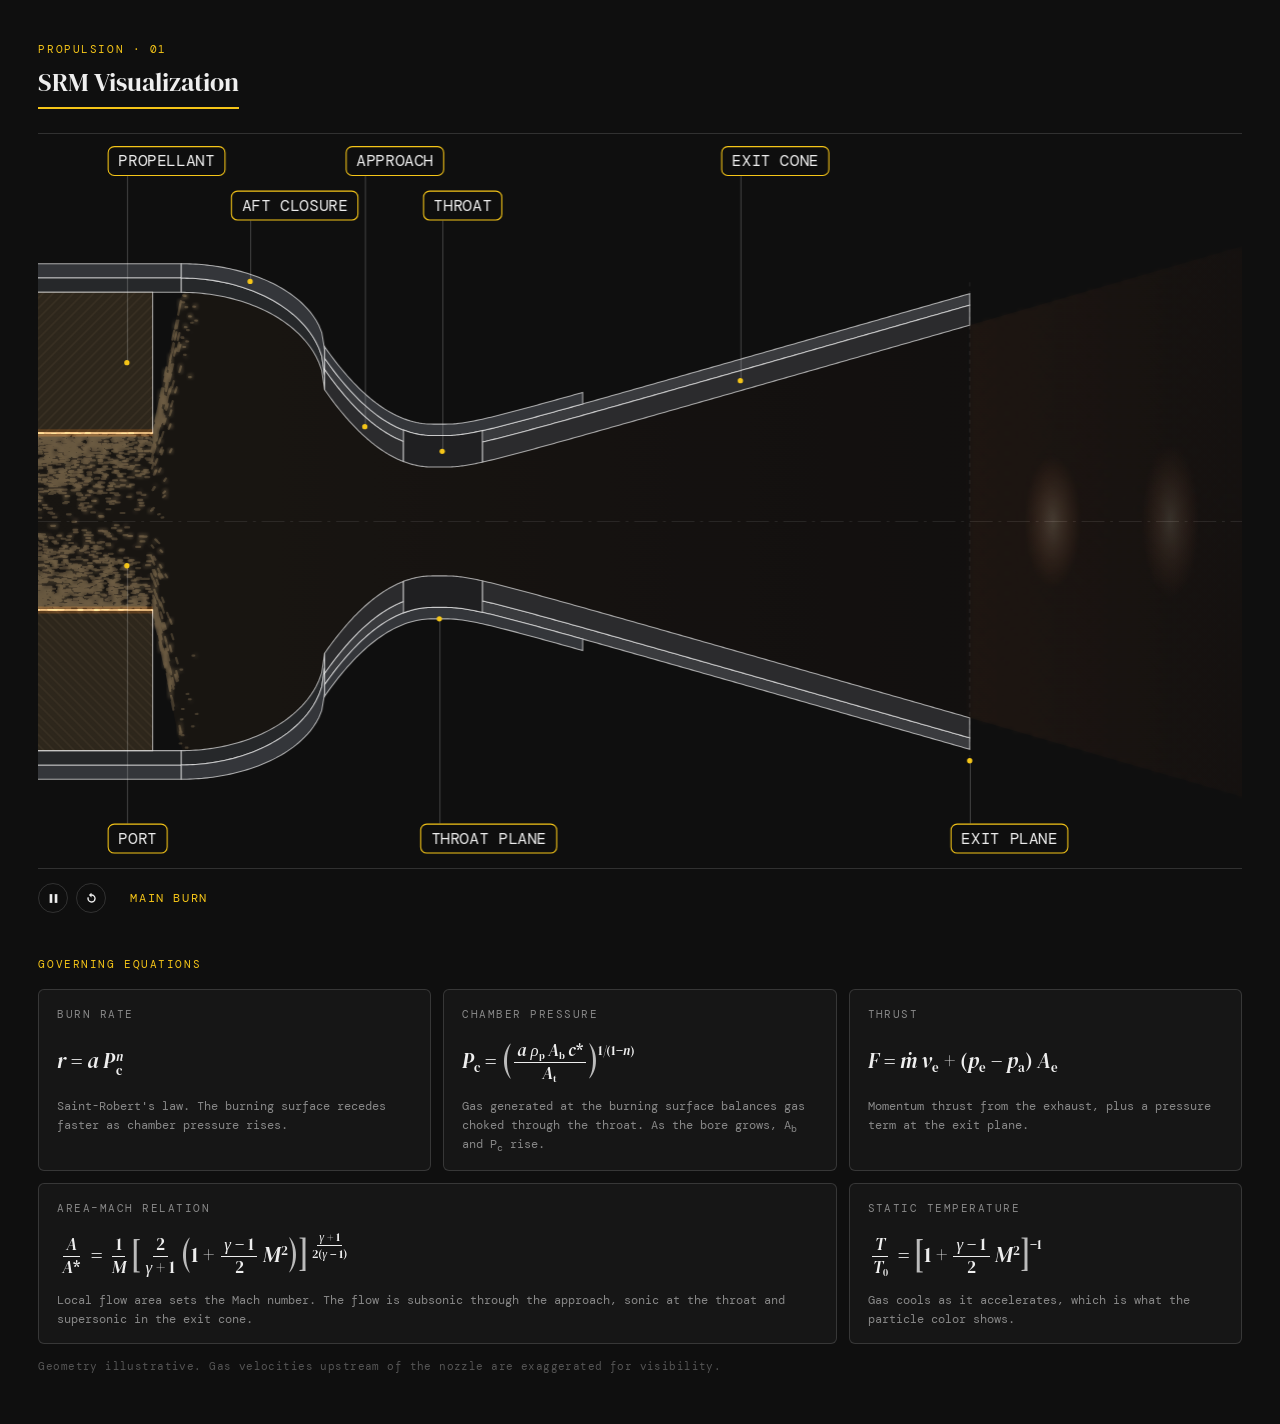
<file: static/viz/srm-section/index.html>
<!DOCTYPE html>
<html lang="en">
<head>
<meta charset="utf-8">
<meta name="viewport" content="width=device-width,initial-scale=1">
<title>SRM Visualization</title>
<script>(function(){var h=location.hostname,d=document.documentElement;if(/(^|\.)alecohanesian\.com$/.test(h)||h==='localhost'||h==='127.0.0.1'){d.classList.add('onsite');var t=null;try{t=localStorage.getItem('theme')}catch(e){}if(t!=='dark')d.setAttribute('data-theme','light');}if(location.hash==='#embed')d.classList.add('embed');})();</script>
<link rel="preconnect" href="https://fonts.googleapis.com">
<link href="https://fonts.googleapis.com/css2?family=DM+Serif+Display:ital@0;1&family=DM+Mono:wght@400;500&display=swap" rel="stylesheet">
<style>
:root{--br:#bbb;--bg:#0f0f0f;--bg-alt:#161616;--border:rgba(255,255,255,0.08);--border-mid:rgba(255,255,255,0.14);--text:#eeeeee;--muted:#888;--dim:#555;--yellow:#F5C518;--serif:'DM Serif Display',Georgia,serif;--mono:'DM Mono',monospace}
*{box-sizing:border-box;margin:0;padding:0}
body{background:var(--bg);color:var(--text);font-family:var(--mono);font-size:15px;line-height:1.7;padding:40px 3% 48px;-webkit-font-smoothing:antialiased}
.wrap{max-width:1600px;margin:0 auto}
.eyebrow{font-size:.7rem;text-transform:uppercase;letter-spacing:.14em;color:var(--yellow);margin-bottom:.5rem}
h1{font-family:var(--serif);font-weight:400;font-size:1.6rem;line-height:1.2;padding-bottom:.6rem;border-bottom:2px solid var(--yellow);display:inline-block;margin-bottom:1.5rem}
.stage{position:relative;max-width:1300px;border-top:.5px solid var(--border-mid);border-bottom:.5px solid var(--border-mid)}
canvas#c{display:block;width:100%}
.bar{display:flex;align-items:center;gap:24px;padding:14px 0;font-size:.72rem;color:var(--muted);letter-spacing:.08em;flex-wrap:wrap}
.btn{background:none;border:.5px solid var(--border-mid);color:var(--text);width:30px;height:30px;border-radius:50%;cursor:pointer;display:grid;place-items:center;transition:border-color .15s,color .15s}
.btn:hover{border-color:var(--yellow);color:var(--yellow)}
.btn svg{width:11px;height:11px;fill:currentColor}
.ctrls{display:flex;gap:8px}
#phase{color:var(--yellow);text-transform:uppercase;letter-spacing:.14em;min-width:140px}
:root[data-theme="light"]{--bg:#ffffff;--bg-alt:#f8f8f7;--border:rgba(0,0,0,0.08);--border-mid:rgba(0,0,0,0.14);--text:#1a1a1a;--muted:#666;--dim:#999;--br:#888}
:root[data-theme="light"] canvas#c{border-radius:6px}
:root[data-theme="light"] .stage{border:none}
.back{display:none;font-size:.75rem;color:var(--muted);text-decoration:underline;text-underline-offset:3px;margin-bottom:1.2rem}
.onsite:not(.embed) .back{display:inline-block}
.back:hover{color:var(--text)}
.eqs{margin-top:28px;max-width:1300px}
.eqs-head{font-size:.7rem;text-transform:uppercase;letter-spacing:.14em;color:var(--yellow);margin-bottom:.9rem}
.eq-grid{display:grid;gap:12px;grid-template-columns:1fr;grid-template-areas:"b" "p" "m" "t" "f"}
@media (min-width:640px){.eq-grid{grid-template-columns:1fr 1fr;grid-template-areas:"b p" "m m" "t f"}}
@media (min-width:980px){.eq-grid{grid-template-columns:1fr 1fr 1fr;grid-template-areas:"b p f" "m m t"}}
.eq-card{border:.5px solid var(--border-mid);border-radius:6px;padding:16px 18px 14px;background:var(--bg-alt);min-width:0}
.eq-k{font-size:.66rem;text-transform:uppercase;letter-spacing:.14em;color:var(--muted);margin-bottom:10px}
.eq{font-family:var(--serif);font-size:1.32rem;line-height:3.4rem;height:3.4rem;color:var(--text);white-space:nowrap;overflow-x:auto;overflow-y:hidden}
.eq i{font-style:italic}
.eq sub,.eq sup{font-size:.6em;line-height:0}
.eq sub{vertical-align:-.3em}.eq sup{vertical-align:.55em}
.eq sup.hi{vertical-align:1.05em}
.ss{display:inline-flex;flex-direction:column;vertical-align:.5em;font-size:.6em;line-height:1.05;margin-left:.04em}
.fr{display:inline-flex;flex-direction:column;align-items:center;vertical-align:middle;font-size:.8em;line-height:1.2;margin:0 .1em}
.fr>span:first-child{border-bottom:1px solid currentColor;padding:0 .2em .06em}
.fr>span:last-child{padding:.06em .2em 0}
.fr.sm{font-size:.95em}
.br{display:inline-block;font-size:1.85em;line-height:1;vertical-align:-.12em;transform:scaleX(.7);color:var(--br);margin:0 -.04em}
.eq-card p{font-size:.72rem;color:var(--muted);line-height:1.6;margin-top:10px}
.embed body{padding:0 0 4px}
.embed .eyebrow,.embed h1{display:none}
.note{font-size:.66rem;color:var(--dim);letter-spacing:.04em;line-height:1.7;margin-top:14px}
</style>
</head>
<body>
<div class="wrap">
  <a class="back" href="/projects/srm-section/">&larr; Back</a>
  <div class="eyebrow">Propulsion · 01</div>
  <h1>SRM Visualization</h1>
  <div class="stage"><canvas id="c"></canvas></div>
  <div class="bar">
    <div class="ctrls">
      <button class="btn" id="play" aria-label="Pause"><svg viewBox="0 0 10 10" id="ico"><rect x="1.5" y="1" width="2.4" height="8"/><rect x="6.1" y="1" width="2.4" height="8"/></svg></button>
      <button class="btn" id="restart" aria-label="Restart"><svg viewBox="0 0 10 10"><path d="M5 1.2a3.8 3.8 0 1 1-3.6 2.6l1.3.4A2.5 2.5 0 1 0 5 2.5v1.6L2.6 1.9 5 -.3z"/></svg></button>
    </div>
    <span id="phase">STANDBY</span>
  </div>
  <section class="eqs" aria-label="Governing equations">
    <div class="eqs-head">Governing equations</div>
    <div class="eq-grid">
      <div class="eq-card" style="grid-area:b">
        <div class="eq-k">Burn rate</div>
        <div class="eq"><i>r</i> = <i>a</i>&#8201;<i>P</i><span class="ss"><span><i>n</i></span><span>c</span></span></div>
        <p>Saint-Robert's law. The burning surface recedes faster as chamber pressure rises.</p>
      </div>
      <div class="eq-card" style="grid-area:p">
        <div class="eq-k">Chamber pressure</div>
        <div class="eq"><i>P</i><sub>c</sub> = <span class="br">(</span><span class="fr"><span><i>a</i>&#8201;<i>&rho;</i><sub>p</sub>&#8201;<i>A</i><sub>b</sub>&#8201;<i>c</i>*</span><span><i>A</i><sub>t</sub></span></span><span class="br">)</span><sup class="hi">1/(1&minus;<i>n</i>)</sup></div>
        <p>Gas generated at the burning surface balances gas choked through the throat. As the bore grows, A<sub>b</sub> and P<sub>c</sub> rise.</p>
      </div>
      <div class="eq-card" style="grid-area:m">
        <div class="eq-k">Area–Mach relation</div>
        <div class="eq"><span class="fr"><span><i>A</i></span><span><i>A</i>*</span></span> = <span class="fr"><span>1</span><span><i>M</i></span></span><span class="br">[</span><span class="fr"><span>2</span><span><i>&gamma;</i> + 1</span></span><span class="br">(</span>1 + <span class="fr"><span><i>&gamma;</i> &minus; 1</span><span>2</span></span>&#8201;<i>M</i><sup>2</sup><span class="br">)</span><span class="br">]</span><sup class="hi"><span class="fr sm"><span><i>&gamma;</i> + 1</span><span>2(<i>&gamma;</i> &minus; 1)</span></span></sup></div>
        <p>Local flow area sets the Mach number. The flow is subsonic through the approach, sonic at the throat and supersonic in the exit cone.</p>
      </div>
      <div class="eq-card" style="grid-area:t">
        <div class="eq-k">Static temperature</div>
        <div class="eq"><span class="fr"><span><i>T</i></span><span><i>T</i><sub>0</sub></span></span> = <span class="br">[</span>1 + <span class="fr"><span><i>&gamma;</i> &minus; 1</span><span>2</span></span>&#8201;<i>M</i><sup>2</sup><span class="br">]</span><sup class="hi">&minus;1</sup></div>
        <p>Gas cools as it accelerates, which is what the particle color shows.</p>
      </div>
      <div class="eq-card" style="grid-area:f">
        <div class="eq-k">Thrust</div>
        <div class="eq"><i>F</i> = <i>&#7745;</i>&#8201;<i>v</i><sub>e</sub> + (<i>p</i><sub>e</sub> &minus; <i>p</i><sub>a</sub>)&#8201;<i>A</i><sub>e</sub></div>
        <p>Momentum thrust from the exhaust, plus a pressure term at the exit plane.</p>
      </div>
    </div>
    <p class="note">Geometry illustrative. Gas velocities upstream of the nozzle are exaggerated for visibility.</p>
  </section>
</div>

<script>
(()=>{
addEventListener('storage',e=>{if(e.key==='theme'&&document.documentElement.classList.contains('onsite')){if(e.newValue==='dark')document.documentElement.removeAttribute('data-theme');else document.documentElement.setAttribute('data-theme','light');}});
const EMBED=location.hash==='#embed';
if(EMBED){
  const post=()=>{try{parent.postMessage({srmHeight:Math.ceil(document.documentElement.scrollHeight)},'*');}catch(e){}};
  try{new ResizeObserver(post).observe(document.body);}catch(e){} addEventListener('load',post);}
if(!CanvasRenderingContext2D.prototype.roundRect){CanvasRenderingContext2D.prototype.roundRect=function(x,y,w,h,r){this.moveTo(x+r,y);this.arcTo(x+w,y,x+w,y+h,r);this.arcTo(x+w,y+h,x,y+h,r);this.arcTo(x,y+h,x,y,r);this.arcTo(x,y,x+w,y,r);this.closePath();};}
const cv=document.getElementById('c'),ctx=cv.getContext('2d');
const pc=document.createElement('canvas'),pctx=pc.getContext('2d');   // particle layer
const bc=document.createElement('canvas'),bctx=bc.getContext('2d');   // bloom (downsampled)
const W=1760,H=560,CY=290;
const VX0=800,VX1=1640,VW=VX1-VX0,VY0=CY-200,VH=400;
const LW=1000,KZ=LW/VW,TOPB=84,BOTB=50,LH=TOPB+VH*KZ+BOTB;   // fixed logical layout, scaled as one unit
const RT=38,G=1.2,K=330,VMIN=90;
const R_OUT=180,R_CASE=170,R_INS=160,X_DOME=240,X_CYL=900,X_AFT=1000,X_GEND=880,X_BS0=200,X_EXIT=1450;
const RB0=55,T_IGN=0.8,T_SPR=1.0,SPRD=0.5,T_BURN0=1.2,BURN=10,NEXP=0.3;
const T_BO=T_BURN0+BURN,T_END=T_BO+3.4;
const clamp=(v,a,b)=>v<a?a:v>b?b:v;

/* geometry */
function domeR(x,R){const a=0.6*R,u=(X_DOME-x)/a;if(u<=0)return R;if(u>=1)return 0;return R*Math.sqrt(1-u*u);}
function domeCurve(R){const p=[];for(let i=0;i<=40;i++){const th=i/40*Math.PI/2;p.push([X_DOME-0.6*R*Math.cos(th),R*Math.sin(th)]);}return p;}
function aftIns(x){const s=clamp((x-X_CYL)/100,0,1);return 92+68*Math.sqrt(1-s*s);}
function aftOut(x){const s=clamp((x-X_CYL)/100,0,1);return 120+60*Math.sqrt(1-s*s);}
function rf(x){if(x<1075){const s=(x-1000)/75;return RT+54*(1-s)*(1-s);}if(x<1085)return RT;const d=x-1085;return RT+0.2867*(Math.sqrt(d*d+400)-20);}
const RE=rf(X_EXIT);
function band(x0,x1,inner,outer,st=2){const o=[],i=[];for(let x=x0;x<x1;x+=st){o.push([x,outer(x)]);i.push([x,inner(x)]);}o.push([x1,outer(x1)]);i.push([x1,inner(x1)]);return o.concat(i.reverse());}

/* gas dynamics */
function aR(M){return (1/M)*Math.pow((2/(G+1))*(1+(G-1)/2*M*M),(G+1)/(2*(G-1)));}
function machFrom(ar,sup){if(ar<=1.0000001)return 1;let lo=sup?1:1e-4,hi=sup?8:1;for(let i=0;i<36;i++){const m=(lo+hi)/2,a=aR(m);if(sup){if(a<ar)lo=m;else hi=m;}else{if(a>ar)lo=m;else hi=m;}}return (lo+hi)/2;}
const ME=machFrom((RE/RT)**2,true),TRE=1/(1+(G-1)/2*ME*ME);
const NF=X_EXIT+2,Rf=new Float32Array(NF),dRf=new Float32Array(NF),Mf=new Float32Array(NF),Tf=new Float32Array(NF),Vf=new Float32Array(NF);
function setF(x,R,M,V){Rf[x]=R;Mf[x]=M;const T=1/(1+(G-1)/2*M*M);Tf[x]=T;Vf[x]=V!==undefined?V:Math.max(VMIN,K*M*Math.sqrt(T));}
for(let x=X_CYL;x<NF;x++){const R=x<X_AFT?aftIns(x):rf(x);setF(x,R,machFrom((R/RT)**2,x>=1080));}
let Mport=0;
function computeField(rb,bs){
  Mport=machFrom((rb/RT)**2,false);
  for(let x=0;x<X_CYL;x++){
    if(x<X_GEND){const f=x<bs?0:(x-bs)/(X_GEND-bs);const M=Mport*f;setF(x,rb,M,VMIN+520*M);}
    else{const R=rb+(R_INS-rb)*(x-X_GEND)/(X_CYL-X_GEND);setF(x,R,machFrom((R/RT)**2,false));}
  }
  for(let x=0;x<NF-1;x++)dRf[x]=Rf[x+1]-Rf[x];
}

/* materials: flat, low-contrast */
function hatch(bg,fg,s,ang){const c=document.createElement('canvas');c.width=c.height=s;const g=c.getContext('2d');g.fillStyle=bg;g.fillRect(0,0,s,s);g.fillStyle=fg;g.fillRect(0,0,0.8,s);const p=ctx.createPattern(c,'repeat');p.setTransform(new DOMMatrix().rotateSelf(ang));return p;}
const MAT={metal:'#34363a',ins:'#26282a',grain:hatch('#2e271c','#3d3426',5,-45),liner:'#2b2b2d',throat:'#1f1f21',wrap:'#3a3b3e',ign:'#4a241c'};
const EDGE='rgba(255,255,255,0.62)';
const SH={
  caseP:[...domeCurve(R_OUT),[X_CYL,R_OUT],[X_CYL,R_CASE],...domeCurve(R_CASE).reverse()],
  insP:[...domeCurve(R_CASE),[X_CYL,R_CASE],[X_CYL,R_INS],...domeCurve(R_INS).reverse()],
  aftInsP:band(X_CYL,X_AFT,aftIns,x=>aftIns(x)+10),
  aftMetP:band(X_CYL,X_AFT,x=>aftIns(x)+10,aftOut),
  shellP:band(X_AFT,1180,x=>rf(x)+22,x=>rf(x)+30),
  wrapP:band(X_AFT,X_EXIT,x=>rf(x)+14,x=>rf(x)+22),
  apprP:band(X_AFT,1055,rf,x=>rf(x)+14,1),
  throatP:band(1055,1110,rf,x=>rf(x)+22,1),
  exitP:band(1110,X_EXIT,rf,x=>rf(x)+14),
  bossP:[[124,0],[124,34],[174,34],[174,0]],
  ignP:[[150,0],[150,12],[206,12],[213,6],[213,0]]
};

/* temperature ramp -> quantized color buckets */
const RAMP=[[0,[120,26,12]],[.3,[210,66,24]],[.55,[255,122,34]],[.8,[255,196,92]],[1,[255,214,150]]];
function interp(t){for(let i=1;i<RAMP.length;i++){if(t<=RAMP[i][0]){const a=RAMP[i-1],b=RAMP[i],u=(t-a[0])/(b[0]-a[0]);return a[1].map((v,k)=>Math.round(v+(b[1][k]-v)*u));}}return RAMP[RAMP.length-1][1];}
const NC=28,NA=6,NBK=NC*NA;
const BCOL=[];for(let c=0;c<NC;c++){const col=interp(c/(NC-1)).join(',');for(let a=0;a<NA;a++)BCOL.push(`rgba(${col},${((a+1)/NA).toFixed(3)})`);}
const BK=Array.from({length:NBK},()=>[]);

/* state */
let t=0,playing=true,rb=RB0,bs=X_BS0,ignFrac=0,ignX=X_BS0,Pcn=0,P=[],emitAcc=0,ignAcc=0,trace=[];
const MAXP=60000;
function reset(){t=0;P=[];trace=[];emitAcc=ignAcc=0;rb=RB0;bs=X_BS0;Pcn=0;ignFrac=0;computeField(rb,bs);}
const sm=f=>f*f*(3-2*f);
function phaseName(){
  if(t<T_IGN)return'STANDBY';if(t<T_SPR)return'IGNITION';if(t<T_SPR+SPRD+0.15)return'PRESSURIZATION';
  if(t<T_BO)return'MAIN BURN';if(t<T_BO+1.4)return'TAIL-OFF';return'BURNOUT';
}

function step(dt){
  t+=dt;if(t>T_END)reset();
  ignFrac=clamp((t-T_SPR)/SPRD,0,1);
  rb=RB0+(R_INS-RB0)*clamp((t-T_BURN0)/BURN,0,1);
  bs=X_BS0-(rb-RB0)*0.55;
  ignX=bs+(X_GEND-bs)*ignFrac;
  Pcn=t<T_BO?Math.pow(rb/R_INS,1/(1-NEXP))*sm(ignFrac):Math.exp(-(t-T_BO)/0.4);
  computeField(rb,bs);

  if(ignFrac>0&&Pcn>0.006){
    // visible burning surface + equivalent upstream inflow injected just outside the view
    const XI=VX0-60,D=18*Math.sqrt(Pcn);
    const x0=Math.max(bs,XI),surf=Math.max(0,ignX-x0),up=Math.max(0,Math.min(ignX,XI)-bs);
    emitAcc+=D*(surf+up)*dt;
    const pS=surf/Math.max(1e-6,surf+up);
    while(emitAcc>=1&&P.length<MAXP){emitAcc--;
      const fromSurf=Math.random()<pS,e=Math.sqrt(Math.random())*0.98;
      P.push({k:0,j:0.9+Math.random()*0.2,x:fromSurf?x0+Math.random()*surf:XI-Math.random()*Vf[XI]*dt,eta:fromSurf?1:e,et:e,s:Math.random()<.5?1:-1,r:rb,T:1,a:1,pl:0,vx:0,sp:0.05+Math.random()*0.15,v:0,dr:0});}
    if(emitAcc>=1)emitAcc=0;
  }
  if(t>=T_IGN&&t<T_IGN+0.7){
    ignAcc+=1600*dt;
    while(ignAcc>=1){ignAcc--;P.push({k:1,x:213,r:Math.random()*9,s:Math.random()<.5?1:-1,vx:450+Math.random()*800,vr:(Math.random()*1.6-0.3)*240,age:0,life:0.25+Math.random()*0.45,T:1,a:1});}
  }
  const out=[];
  for(const p of P){
    if(p.k===1){
      p.age+=dt;p.x+=p.vx*dt;p.r+=p.vr*dt;p.vx*=1-1.6*dt;
      if(p.r>rb){p.r=rb;p.vr*=-0.4;}if(p.r<0){p.r=-p.r;p.vr=-p.vr;}
      p.a=1-p.age/p.life;p.v=p.vx;p.dr=p.vr/Math.max(1,p.vx);
      if(p.age<p.life&&p.x<X_GEND)out.push(p);continue;
    }
    if(!p.pl){
      let i=p.x|0,f=p.x-i;p.x+=(Vf[i]+(Vf[i+1]-Vf[i])*f)*p.j*dt;
      if(p.x<X_AFT){p.eta+=(p.et-p.eta)*Math.min(1,dt*1.8);p.et=clamp(p.et+(Math.random()-.5)*dt*0.5,0,1);}
      if(p.x>=X_EXIT){p.pl=1;p.vx=Vf[X_EXIT]*p.j;}
      else{i=p.x|0;f=p.x-i;p.r=p.eta*(Rf[i]+(Rf[i+1]-Rf[i])*f);p.T=Tf[i]+(Tf[i+1]-Tf[i])*f;p.v=Vf[i]+(Vf[i+1]-Vf[i])*f;p.dr=p.eta*dRf[i];}
    }
    if(p.pl){
      p.vx*=1-0.35*dt;p.x+=p.vx*dt;const d=p.x-X_EXIT;
      p.r=p.eta*(RE+d*p.sp);p.v=p.vx;p.dr=p.eta*p.sp;
      let boost=0;for(let j=0;j<4;j++){const q=(d-(58+82*j))/14;boost+=Math.exp(-q*q)*(1-0.22*j);}
      p.T=TRE+0.06+boost*0.3*(p.eta<0.55?1:0.3)*Math.min(1,Pcn*1.5);
      p.a=Math.pow(clamp(1-d/(W-X_EXIT),0,1),1.4);
      if(p.x>W+8)continue;
    }
    out.push(p);
  }
  P=out;
}

/* drawing */
function poly(pts,fill){ctx.beginPath();ctx.moveTo(pts[0][0],pts[0][1]);for(let i=1;i<pts.length;i++)ctx.lineTo(pts[i][0],pts[i][1]);ctx.closePath();ctx.fillStyle=fill;ctx.fill();ctx.stroke();}
function grainPts(){
  if(rb>=R_INS-0.3)return null;const up=[],lo=[];
  for(let x=144;x<=X_GEND;x+=2){const u=x<X_DOME?domeR(x,R_INS):R_INS;up.push([x,u]);lo.push([x,Math.min(u,x<bs?14:rb)]);}
  up.push([X_GEND,R_INS]);lo.push([X_GEND,rb]);return up.concat(lo.reverse());
}
function drawStructure(){
  ctx.lineWidth=0.75;ctx.strokeStyle=EDGE;
  poly(SH.caseP,MAT.metal);poly(SH.insP,MAT.ins);
  const g=grainPts();if(g)poly(g,MAT.grain);
  poly(SH.aftInsP,MAT.ins);poly(SH.aftMetP,MAT.metal);
  poly(SH.wrapP,MAT.wrap);poly(SH.shellP,MAT.metal);
  poly(SH.apprP,MAT.liner);poly(SH.exitP,MAT.liner);poly(SH.throatP,MAT.throat);
  poly(SH.bossP,MAT.metal);poly(SH.ignP,MAT.ign);
  if(ignFrac>0&&rb<R_INS-0.3&&Pcn>0.01){
    ctx.save();
    const xs=Math.max(bs,X_DOME-0.6*R_INS*Math.sqrt(Math.max(0,1-(rb/R_INS)**2)));
    ctx.beginPath();ctx.moveTo(bs,14);ctx.lineTo(bs,Math.min(rb,domeR(bs,R_INS)));if(ignX>xs){ctx.moveTo(xs,rb);ctx.lineTo(ignX,rb);}
    ctx.strokeStyle='rgba(255,140,40,0.22)';ctx.lineWidth=5;ctx.stroke();ctx.strokeStyle='rgba(255,205,135,0.95)';ctx.lineWidth=1;ctx.stroke();ctx.restore();
  }
}
function drawGasGlow(){
  const a=0.16*Pcn;if(a<0.004)return;
  ctx.beginPath();ctx.moveTo(bs,CY-Rf[Math.max(0,bs|0)]);
  for(let x=Math.ceil(bs);x<=X_EXIT;x+=3)ctx.lineTo(x,CY-Rf[x]);
  for(let x=X_EXIT;x>=bs;x-=3)ctx.lineTo(x,CY+Rf[x|0]);ctx.closePath();
  const gr=ctx.createLinearGradient(bs,0,X_EXIT,0);
  gr.addColorStop(0,`rgba(255,170,70,${a*0.7})`);gr.addColorStop(0.6,`rgba(255,175,80,${a})`);gr.addColorStop(1,`rgba(220,70,30,${a*0.4})`);
  ctx.fillStyle=gr;ctx.fill();
}
function drawPlumeGlow(g){
  const a=Pcn;if(a<0.01)return;
  g.save();g.globalCompositeOperation='lighter';
  g.beginPath();g.moveTo(X_EXIT,CY-RE);g.lineTo(W,CY-RE-90);g.lineTo(W,CY+RE+90);g.lineTo(X_EXIT,CY+RE);g.closePath();
  const gr=g.createLinearGradient(X_EXIT,0,W,0);gr.addColorStop(0,`rgba(255,120,40,${0.12*a})`);gr.addColorStop(1,'rgba(255,80,30,0)');g.fillStyle=gr;g.fill();
  for(let j=0;j<4;j++){const I=a*(1-0.22*j);g.save();g.translate(X_EXIT+58+82*j,CY);g.scale(20,RE*(0.34+0.05*j));
    const rg=g.createRadialGradient(0,0,0,0,0,1);rg.addColorStop(0,`rgba(255,236,200,${0.35*I})`);rg.addColorStop(1,'rgba(255,120,60,0)');
    g.fillStyle=rg;g.beginPath();g.arc(0,0,1,0,Math.PI*2);g.fill();g.restore();}
  g.restore();
}
function drawParticles(g){
  for(const b of BK)b.length=0;
  for(const p of P){
    if(p.x<VX0-20||p.x>VX1+20)continue;
    const base=p.k===1?0.95:(p.pl?0.85:(p.x>=X_AFT?(p.x<1110?0.45:0.7):0.2));
    const al=base*p.a;if(al<0.04)continue;
    const ci=Math.round(clamp((p.T-0.42)/0.58,0,1)*(NC-1));
    const ai=clamp(Math.round(al*NA)-1,0,NA-1);
    BK[ci*NA+ai].push(p);
  }
  g.lineCap='round';g.lineWidth=1.5;g.globalCompositeOperation='lighter';
  for(let b=0;b<NBK;b++){
    const L=BK[b];if(!L.length)continue;
    g.strokeStyle=BCOL[b];g.beginPath();
    for(const p of L){
      const len=Math.min(20,Math.max(0.4,p.v*0.013));
      const y=CY-p.s*p.r;
      g.moveTo(p.x-len,y+p.s*p.dr*len);g.lineTo(p.x,y);
    }
    g.stroke();
  }
  g.globalCompositeOperation='source-over';
}
const LABELS=[
  {n:'PROPELLANT',ax:862,ar:()=>(rb+R_INS)/2,row:0,show:()=>rb<R_INS-4},
  {n:'AFT CLOSURE',ax:948,ar:()=>aftIns(948)+16,row:1},
  {n:'APPROACH',ax:1028,ar:()=>rf(1028)+7,row:0},
  {n:'THROAT',ax:1082,ar:()=>RT+11,row:1},
  {n:'EXIT CONE',ax:1290,ar:()=>rf(1290)+7,row:0},
  {n:'PORT',ax:862,ar:()=>-rb*0.5,row:2,show:()=>rb<R_INS-4},
  {n:'THROAT PLANE',ax:1080,ar:()=>-(RT+30),row:2},
  {n:'EXIT PLANE',ax:X_EXIT,ar:()=>-(RE+30),row:2}
];
function drawLabels(k,hh,TOP){
  const cw=LW,showSub=true;
  ctx.save();
  const F1="400 13px 'DM Mono', monospace",F2="400 11px 'DM Mono', monospace",PX=9,BH=25,GAP=12,R=5;
  const items=[];
  for(const L of LABELS){
    if(L.show&&!L.show())continue;
    const sub=showSub?(typeof L.s==='function'?L.s():(L.s||'')):'';
    ctx.font=F1;const w1=ctx.measureText(L.n).width;ctx.font=F2;const w2=sub?ctx.measureText('  '+sub).width:0;
    items.push({L,sub,w1,bw:w1+w2+PX*2,sx:(L.ax-VX0)*k,sy:(CY-L.ar()-VY0)*k+TOP,row:L.row,
      by:L.row===0?10:L.row===1?10+BH+12:hh-12-BH});
  }
  const lead0=items.filter(i=>i.row===0).map(i=>[i.sx-5,i.sx+5]);
  for(const row of [0,1,2]){
    const list=items.filter(i=>i.row===row).sort((a,b)=>a.sx-b.sx);
    let cursor=14;
    for(const it of list){
      const pref=Math.max(cursor,Math.min(it.sx-16,cw-14-it.bw));let bx=pref;
      if(row===1){for(let n=0;n<6;n++){const hit=lead0.find(([a0,a1])=>bx<a1&&bx+it.bw>a0);if(!hit)break;
        const left=hit[0]-GAP-it.bw,right=hit[1]+GAP;bx=(left>=cursor&&Math.abs(left-pref)<=Math.abs(right-pref))?left:right;}}
      it.bx=bx;cursor=bx+it.bw+GAP;
    }
  }
  for(const it of items){
    const {bx,by,bw,sx,sy}=it,inside=sx>=bx+4&&sx<=bx+bw-4,edge=it.row===2?by:by+BH,mid=by+BH/2;
    ctx.strokeStyle='rgba(255,255,255,0.24)';ctx.lineWidth=0.8;ctx.beginPath();ctx.moveTo(sx+.5,sy);
    if(inside)ctx.lineTo(sx+.5,edge);else{ctx.lineTo(sx+.5,mid);ctx.lineTo(sx<bx?bx:bx+bw,mid);}
    ctx.stroke();
    ctx.fillStyle='#F5C518';ctx.beginPath();ctx.arc(sx,sy,2.2,0,Math.PI*2);ctx.fill();
    ctx.beginPath();ctx.roundRect(bx+.5,by+.5,bw-1,BH-1,R);ctx.fillStyle='rgba(15,15,15,0.92)';ctx.fill();
    ctx.strokeStyle='#F5C518';ctx.lineWidth=0.9;ctx.stroke();
    const ty=by+BH/2+4.5;
    ctx.font=F1;ctx.fillStyle='#eeeeee';ctx.fillText(it.L.n,bx+PX,ty);
    if(it.sub){ctx.font=F2;ctx.fillStyle='#888';ctx.fillText('  '+it.sub,bx+PX+it.w1,ty);}
  }
  ctx.restore();
}
function render(){
  const dpr=Math.min(2,window.devicePixelRatio||1),cw=cv.clientWidth,chh=cw*LH/LW;
  const pw=Math.round(cw*dpr),ph=Math.round(chh*dpr);
  if(cv.style.height!==chh+'px')cv.style.height=chh+'px';
  if(cv.width!==pw||cv.height!==ph){cv.width=pc.width=pw;cv.height=pc.height=ph;bc.width=Math.ceil(pw/5);bc.height=Math.ceil(ph/5);}
  const s=pw/LW,m=s*KZ,VT=[m,0,0,m,-VX0*m,(TOPB-VY0*KZ)*s];
  ctx.setTransform(1,0,0,1,0,0);ctx.globalCompositeOperation='source-over';ctx.globalAlpha=1;
  ctx.fillStyle='#0f0f0f';ctx.fillRect(0,0,pw,ph);
  ctx.setTransform(...VT);
  drawGasGlow();
  for(const side of [1,-1]){ctx.save();ctx.transform(1,0,0,-side,0,CY);drawStructure();ctx.restore();}
  ctx.save();ctx.strokeStyle='rgba(255,255,255,0.16)';ctx.lineWidth=0.4;ctx.setLineDash([16,4,2,4]);
  ctx.beginPath();ctx.moveTo(VX0,CY);ctx.lineTo(VX1,CY);ctx.stroke();
  ctx.setLineDash([3,3]);ctx.beginPath();ctx.moveTo(X_EXIT,CY-RE-30);ctx.lineTo(X_EXIT,CY+RE+30);ctx.stroke();ctx.restore();
  pctx.setTransform(1,0,0,1,0,0);pctx.clearRect(0,0,pw,ph);pctx.setTransform(...VT);
  drawPlumeGlow(pctx);drawParticles(pctx);
  bctx.setTransform(1,0,0,1,0,0);bctx.clearRect(0,0,bc.width,bc.height);bctx.imageSmoothingQuality='high';bctx.drawImage(pc,0,0,bc.width,bc.height);
  ctx.setTransform(1,0,0,1,0,0);ctx.globalCompositeOperation='lighter';
  ctx.globalAlpha=0.85;ctx.imageSmoothingQuality='high';ctx.drawImage(bc,0,0,pw,ph);
  ctx.globalAlpha=1;ctx.drawImage(pc,0,0);
  ctx.globalCompositeOperation='source-over';
  ctx.setTransform(s,0,0,s,0,0);
  try{drawLabels(KZ,LH,TOPB);}catch(e){}
}

/* UI */
const $=id=>document.getElementById(id);let lastUI=0;
function ui(now){
  if(now-lastUI<110)return;lastUI=now;
  $('phase').textContent=phaseName();
}
const PAUSE='<rect x="1.5" y="1" width="2.4" height="8"/><rect x="6.1" y="1" width="2.4" height="8"/>',PLAY='<path d="M2 1l7 4-7 4z"/>';
$('play').onclick=()=>{playing=!playing;$('ico').innerHTML=playing?PAUSE:PLAY;$('play').setAttribute('aria-label',playing?'Pause':'Play');};
$('restart').onclick=reset;
reset();
let last=performance.now();
function frame(now){
  const dt=Math.min(0.05,(now-last)/1000);last=now;
  if(playing){let rem=dt;while(rem>0){const h=Math.min(rem,1/60);step(h);rem-=h;}}
  render();ui(now);requestAnimationFrame(frame);
}
requestAnimationFrame(frame);
})();
</script>
</body>
</html>
</file>
